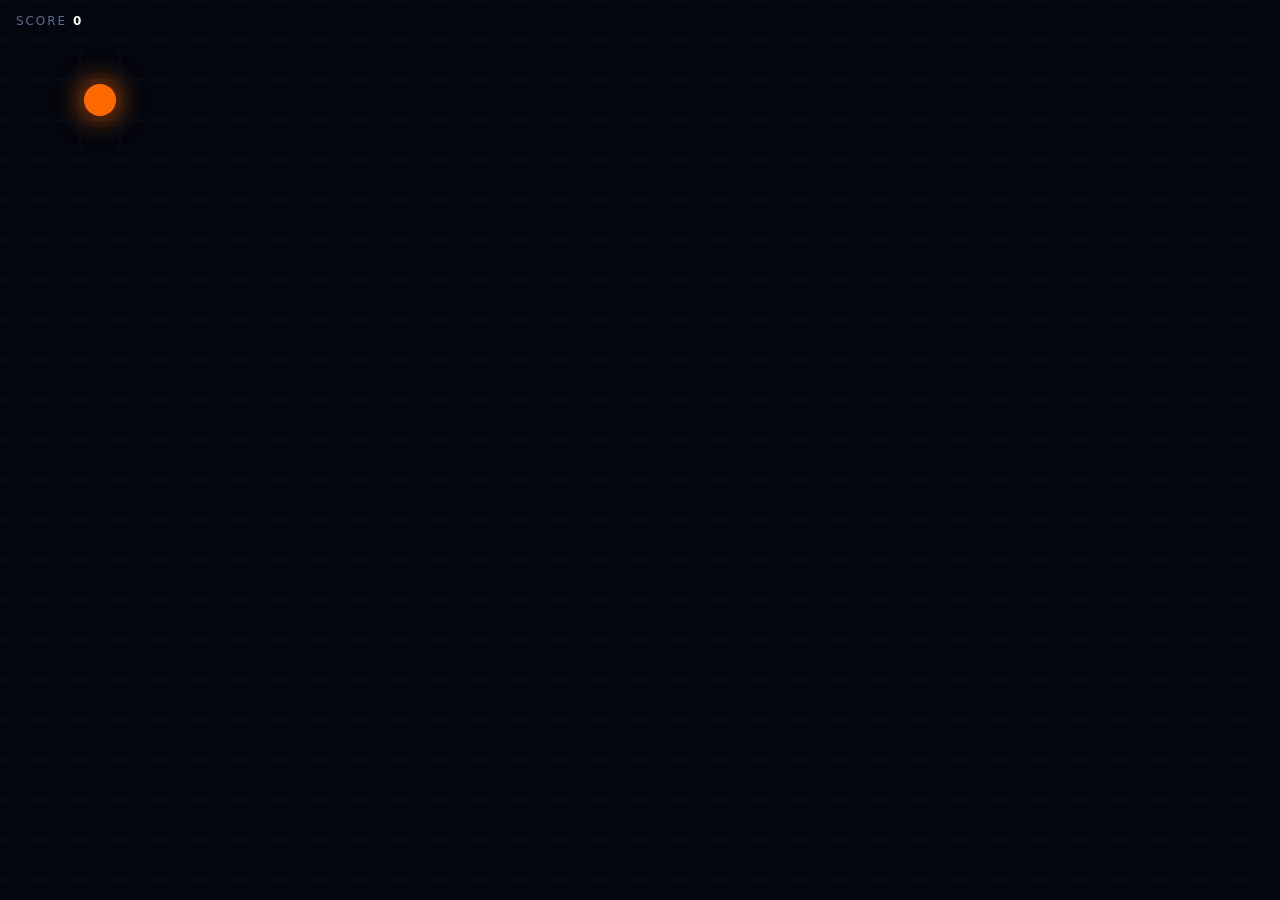
<file: USB-Drive/games/_TEMPLATE/index.html>
<!DOCTYPE html>
<html lang="en">
<head>
<meta charset="utf-8">
<title>My Game</title>
<!--
  SUN TECH UNLIMITED — GAME TEMPLATE
  ----------------------------------
  1. Copy this whole _TEMPLATE folder and rename it after your game
     (lowercase, dashes instead of spaces — for example  laser-maze ).
  2. Build your game in here. Keep index.html as the file that starts it.
     Put images, sounds, and extra scripts in the same folder.
  3. Open the Game Grid and use "Add a game" — it writes your entry into
     games/games.json for you.

  Your game runs in a frame inside the Game Grid. Two rules that matter:
    · Esc is reserved. The Grid uses it to bring the player back to the menu.
    · Size to the frame, not the screen. Use 100% / vw / vh, and listen for
      the resize event, as the starter code below does.
-->
<style>
  * { box-sizing: border-box; }
  html, body {
    margin: 0; height: 100%; overflow: hidden;
    background: #04060D; color: #E9EEFA;
    font-family: 'Chakra Petch', 'Bahnschrift', system-ui, sans-serif;
  }
  canvas { position: absolute; inset: 0; width: 100%; height: 100%; display: block; }
  #hud {
    position: absolute; top: 14px; left: 16px; z-index: 2;
    font-size: 12px; letter-spacing: .16em; text-transform: uppercase; color: #5C6B8C;
  }
  #hud b { color: #fff; margin-left: 6px; font-variant-numeric: tabular-nums; }
</style>
</head>
<body>
<canvas id="c"></canvas>
<div id="hud">Score<b id="score">0</b></div>

<script>
(() => {
'use strict';

const c = document.getElementById('c');
const ctx = c.getContext('2d');
const scoreEl = document.getElementById('score');

/* --- size the canvas to the frame, at the right pixel density ----------- */
let W = 0, H = 0;
function fit() {
  const dpr = Math.min(devicePixelRatio || 1, 2);
  W = c.clientWidth; H = c.clientHeight;
  c.width = W * dpr; c.height = H * dpr;
  ctx.setTransform(dpr, 0, 0, dpr, 0, 0);
}
addEventListener('resize', fit);
fit();

/* --- your game state ---------------------------------------------------- */
const player = { x: 0, y: 0, r: 16, vx: 0, vy: 0 };
let score = 0;
const keys = new Set();

addEventListener('keydown', e => {
  if (e.key === 'Escape') return;          // leave Esc alone — the Grid needs it
  keys.add(e.key.toLowerCase());
  if (['arrowup','arrowdown','arrowleft','arrowright',' '].includes(e.key.toLowerCase())) e.preventDefault();
});
addEventListener('keyup', e => keys.delete(e.key.toLowerCase()));

/* --- update: runs once per frame ---------------------------------------- */
function update() {
  const speed = 0.6, friction = 0.9;
  if (keys.has('arrowleft')  || keys.has('a')) player.vx -= speed;
  if (keys.has('arrowright') || keys.has('d')) player.vx += speed;
  if (keys.has('arrowup')    || keys.has('w')) player.vy -= speed;
  if (keys.has('arrowdown')  || keys.has('s')) player.vy += speed;

  player.vx *= friction; player.vy *= friction;
  player.x += player.vx; player.y += player.vy;

  player.x = Math.max(player.r, Math.min(W - player.r, player.x));
  player.y = Math.max(player.r, Math.min(H - player.r, player.y));
}

/* --- draw: paint the current state -------------------------------------- */
function draw() {
  ctx.fillStyle = '#04060D';
  ctx.fillRect(0, 0, W, H);

  ctx.strokeStyle = 'rgba(34,232,255,.06)';
  ctx.beginPath();
  for (let x = 0; x < W; x += 40) { ctx.moveTo(x, 0); ctx.lineTo(x, H); }
  for (let y = 0; y < H; y += 40) { ctx.moveTo(0, y); ctx.lineTo(W, y); }
  ctx.stroke();

  ctx.beginPath();
  ctx.arc(player.x, player.y, player.r, 0, Math.PI * 2);
  ctx.fillStyle = '#FF6A00';
  ctx.shadowColor = '#FF6A00';
  ctx.shadowBlur = 28;
  ctx.fill();
  ctx.shadowBlur = 0;
}

/* --- the loop ----------------------------------------------------------- */
function loop() {
  requestAnimationFrame(loop);
  update();
  draw();
}

player.x = 100; player.y = 100;
loop();
})();
</script>
</body>
</html>
</file>
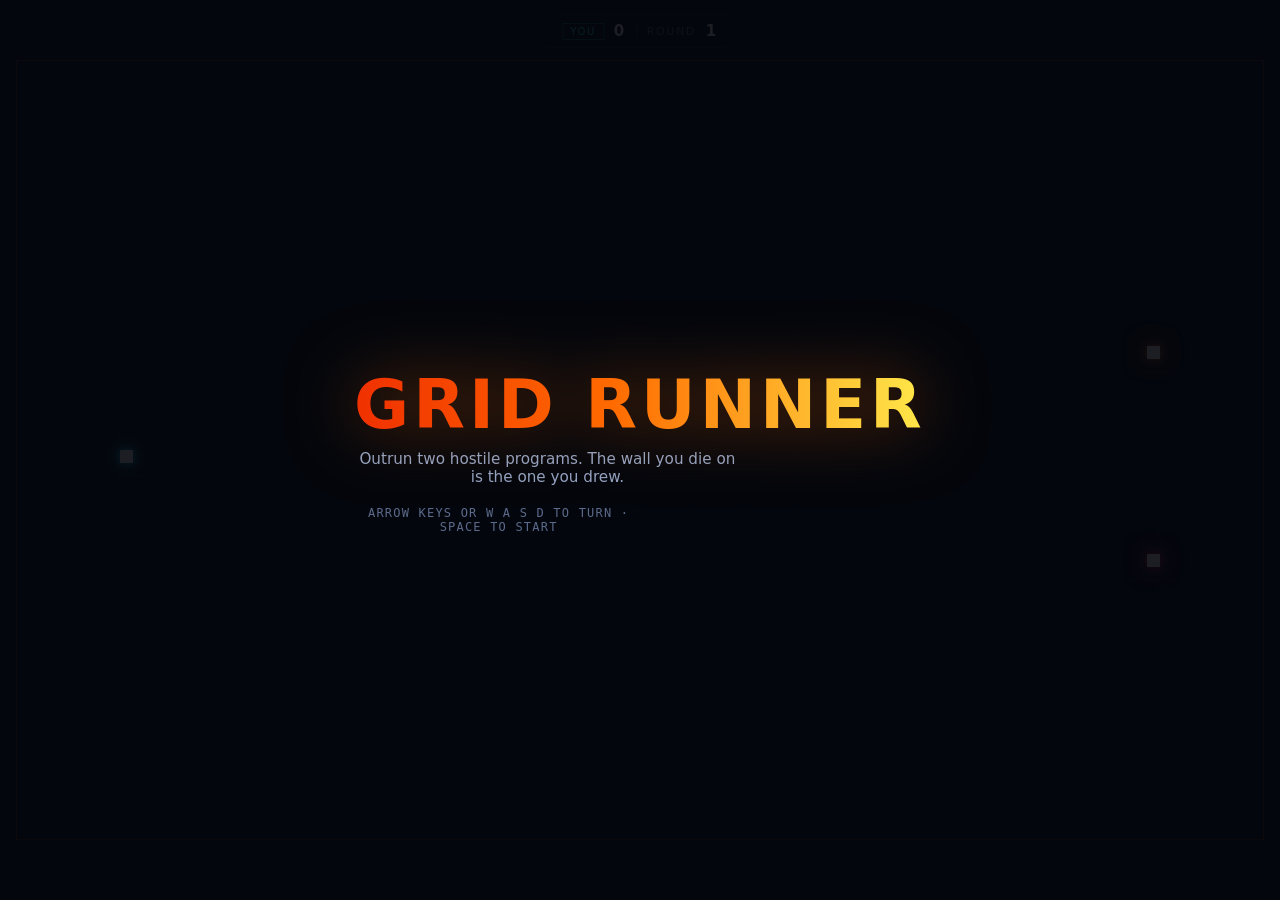
<file: USB-Drive/games/grid-runner/index.html>
<!DOCTYPE html>
<html lang="en">
<head>
<meta charset="utf-8">
<title>Grid Runner</title>
<link rel="stylesheet" href="style.css">
</head>
<body>
<canvas id="c" width="960" height="600"></canvas>
<div id="hud">
  <span class="tag" style="--c:#22E8FF">YOU</span><b id="score">0</b>
  <span class="sep"></span>
  <span class="lbl">Round</span><b id="round">1</b>
</div>
<div id="msg">
  <h1>GRID RUNNER</h1>
  <p>Outrun two hostile programs. The wall you die on is the one you drew.</p>
  <p class="keys">Arrow keys or W A S D to turn · Space to start</p>
</div>
<script src="game.js"></script>
</body>
</html>
</file>
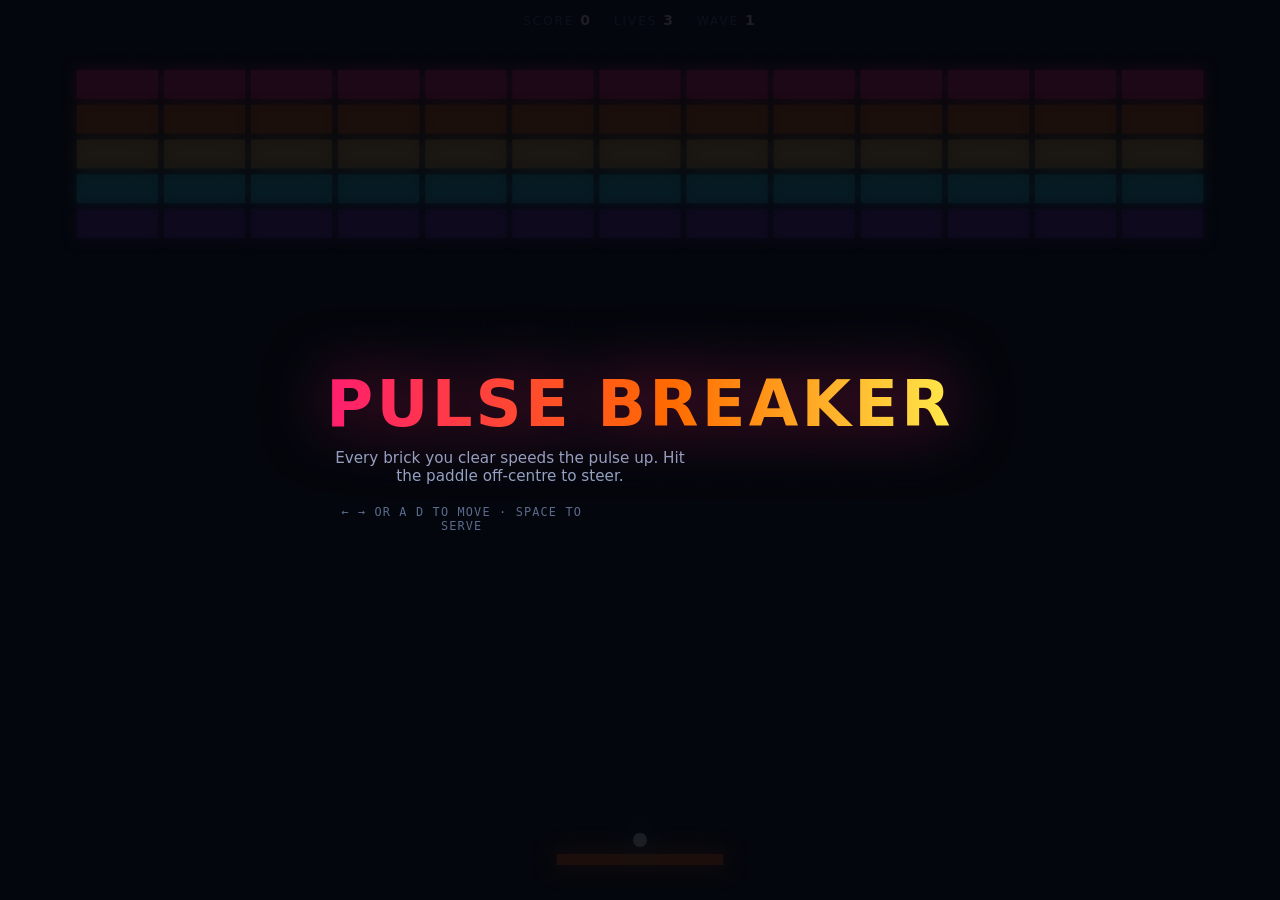
<file: USB-Drive/games/pulse-breaker.html>
<!DOCTYPE html>
<html lang="en">
<head>
<meta charset="utf-8">
<title>Pulse Breaker</title>
<style>
*{box-sizing:border-box}
html,body{margin:0;height:100%;background:#04060D;overflow:hidden;color:#E9EEFA;
  font-family:'Chakra Petch','Bahnschrift',system-ui,sans-serif}
canvas{position:absolute;inset:0;width:100%;height:100%;display:block}
#hud{position:absolute;top:12px;left:0;right:0;display:flex;justify-content:center;gap:22px;
  font-size:12px;letter-spacing:.16em;text-transform:uppercase;color:#5C6B8C;z-index:2;
  pointer-events:none}
#hud b{color:#fff;font-variant-numeric:tabular-nums;margin-left:6px;font-size:14px}
#msg{position:absolute;inset:0;display:grid;place-content:center;text-align:center;gap:8px;
  background:rgba(4,6,13,.9);z-index:3;transition:opacity .3s,visibility .3s}
#msg.hide{opacity:0;visibility:hidden}
#msg h1{margin:0;font-size:clamp(2rem,7vw,4rem);font-weight:700;letter-spacing:.05em;
  background:linear-gradient(90deg,#FF1E6F,#FF6A00 55%,#FFE94A);
  -webkit-background-clip:text;background-clip:text;color:transparent;
  filter:drop-shadow(0 0 32px rgba(255,30,111,.5))}
#msg p{margin:0;color:#93A3C2;max-width:38ch;font-size:.95rem}
#msg .keys{margin-top:12px;font-family:'IBM Plex Mono',monospace;font-size:.74rem;
  letter-spacing:.1em;color:#5C6B8C;text-transform:uppercase}
</style>
</head>
<body>
<canvas id="c"></canvas>
<div id="hud"><span>Score<b id="score">0</b></span><span>Lives<b id="lives">3</b></span><span>Wave<b id="wave">1</b></span></div>
<div id="msg">
  <h1>PULSE BREAKER</h1>
  <p>Every brick you clear speeds the pulse up. Hit the paddle off-centre to steer.</p>
  <p class="keys">← → or A D to move · Space to serve</p>
</div>
<script>
(() => {
'use strict';
const c=document.getElementById('c'),ctx=c.getContext('2d'),msg=document.getElementById('msg');
const scoreEl=document.getElementById('score'),livesEl=document.getElementById('lives'),waveEl=document.getElementById('wave');
let W=0,H=0,dpr=1;
function fit(){dpr=Math.min(devicePixelRatio||1,2);W=c.clientWidth;H=c.clientHeight;
  c.width=W*dpr;c.height=H*dpr;ctx.setTransform(dpr,0,0,dpr,0,0);}
addEventListener('resize',()=>{fit();layout();});

const COLORS=['#FF1E6F','#FF6A00','#FFC24A','#22E8FF','#7A2CC4'];
let bricks=[],paddle,ball,score=0,lives=3,wave=1,running=false,served=false;
let left=false,right=false;

function layout(){
  paddle={w:Math.max(80,W*.13),h:11,x:W/2,y:H-46};
  if(!served&&ball)Object.assign(ball,{x:paddle.x,y:paddle.y-14});
}

function build(){
  bricks=[];
  const cols=Math.max(7,Math.min(13,Math.floor(W/86))),rows=4+Math.min(wave,4);
  const pad=6,mx=W*.06,bw=(W-mx*2-pad*(cols-1))/cols,bh=Math.max(16,H*.032);
  for(let r=0;r<rows;r++)for(let i=0;i<cols;i++)
    bricks.push({x:mx+i*(bw+pad),y:70+r*(bh+pad),w:bw,h:bh,c:COLORS[r%COLORS.length],hp:r<1?2:1});
}

function serve(){
  served=false;
  ball={x:paddle.x,y:paddle.y-14,r:7,vx:0,vy:0,speed:5.2+wave*.5};
}

function launch(){
  served=true;
  const a=(-70+Math.random()*40)*Math.PI/180;
  ball.vx=Math.sin(a)*ball.speed;ball.vy=-Math.abs(Math.cos(a))*ball.speed;
}

function reset(full){
  if(full){score=0;lives=3;wave=1;}
  scoreEl.textContent=score;livesEl.textContent=lives;waveEl.textContent=wave;
  layout();build();serve();
}

function end(t,s){running=false;
  msg.innerHTML=`<h1>${t}</h1><p>${s}</p><p class="keys">Score ${score} · Space to play again · Esc for the grid</p>`;
  msg.classList.remove('hide');}

function step(){
  const sp=Math.max(7,W*.011);
  if(left)paddle.x-=sp; if(right)paddle.x+=sp;
  paddle.x=Math.max(paddle.w/2,Math.min(W-paddle.w/2,paddle.x));

  if(!served){ball.x=paddle.x;ball.y=paddle.y-14;return;}

  ball.x+=ball.vx;ball.y+=ball.vy;
  if(ball.x<ball.r){ball.x=ball.r;ball.vx*=-1;}
  if(ball.x>W-ball.r){ball.x=W-ball.r;ball.vx*=-1;}
  if(ball.y<ball.r){ball.y=ball.r;ball.vy*=-1;}

  if(ball.vy>0&&ball.y+ball.r>=paddle.y&&ball.y-ball.r<paddle.y+paddle.h&&
     Math.abs(ball.x-paddle.x)<paddle.w/2+ball.r){
    const hit=(ball.x-paddle.x)/(paddle.w/2);              // steer by contact point
    const a=hit*Math.PI/3;
    ball.speed=Math.min(ball.speed*1.012,15);
    ball.vx=Math.sin(a)*ball.speed;ball.vy=-Math.cos(a)*ball.speed;
    ball.y=paddle.y-ball.r-1;
  }

  for(let i=bricks.length-1;i>=0;i--){
    const b=bricks[i];
    if(ball.x+ball.r<b.x||ball.x-ball.r>b.x+b.w||ball.y+ball.r<b.y||ball.y-ball.r>b.y+b.h)continue;
    const ox=Math.min(ball.x+ball.r-b.x,b.x+b.w-(ball.x-ball.r));
    const oy=Math.min(ball.y+ball.r-b.y,b.y+b.h-(ball.y-ball.r));
    if(ox<oy)ball.vx*=-1;else ball.vy*=-1;
    b.hp--;score+=10;
    if(b.hp<=0)bricks.splice(i,1);
    ball.speed=Math.min(ball.speed*1.006,15);
    scoreEl.textContent=score;
    break;
  }

  if(!bricks.length){wave++;waveEl.textContent=wave;score+=100;build();serve();return;}

  if(ball.y-ball.r>H){
    lives--;livesEl.textContent=lives;
    if(lives<=0)return end('SIGNAL LOST','The pulse got past you.');
    serve();
  }
}

function draw(){
  ctx.fillStyle='#04060D';ctx.fillRect(0,0,W,H);
  ctx.strokeStyle='rgba(34,232,255,.05)';ctx.lineWidth=1;ctx.beginPath();
  for(let x=0;x<W;x+=44){ctx.moveTo(x,0);ctx.lineTo(x,H);}
  for(let y=0;y<H;y+=44){ctx.moveTo(0,y);ctx.lineTo(W,y);}
  ctx.stroke();

  for(const b of bricks){
    ctx.fillStyle=b.c;ctx.shadowColor=b.c;ctx.shadowBlur=14;
    ctx.globalAlpha=b.hp>1?1:.78;
    ctx.fillRect(b.x,b.y,b.w,b.h);
    ctx.globalAlpha=1;
  }
  ctx.shadowBlur=0;

  ctx.fillStyle='#FF6A00';ctx.shadowColor='#FF6A00';ctx.shadowBlur=22;
  ctx.fillRect(paddle.x-paddle.w/2,paddle.y,paddle.w,paddle.h);

  ctx.beginPath();ctx.arc(ball.x,ball.y,ball.r,0,7);
  ctx.fillStyle='#fff';ctx.shadowColor='#22E8FF';ctx.shadowBlur=26;ctx.fill();
  ctx.shadowBlur=0;
}

function loop(){requestAnimationFrame(loop);if(running)step();if(ball)draw();}

addEventListener('keydown',e=>{
  if(e.key==='ArrowLeft'||e.key==='a'||e.key==='A'){left=true;e.preventDefault();}
  if(e.key==='ArrowRight'||e.key==='d'||e.key==='D'){right=true;e.preventDefault();}
  if(e.key===' '){e.preventDefault();
    if(!running){reset(true);msg.classList.add('hide');running=true;}
    else if(!served)launch();}
});
addEventListener('keyup',e=>{
  if(e.key==='ArrowLeft'||e.key==='a'||e.key==='A')left=false;
  if(e.key==='ArrowRight'||e.key==='d'||e.key==='D')right=false;
});
addEventListener('mousemove',e=>{if(running&&paddle)paddle.x=e.clientX;});

fit();reset(true);loop();
})();
</script>
</body>
</html>
</file>
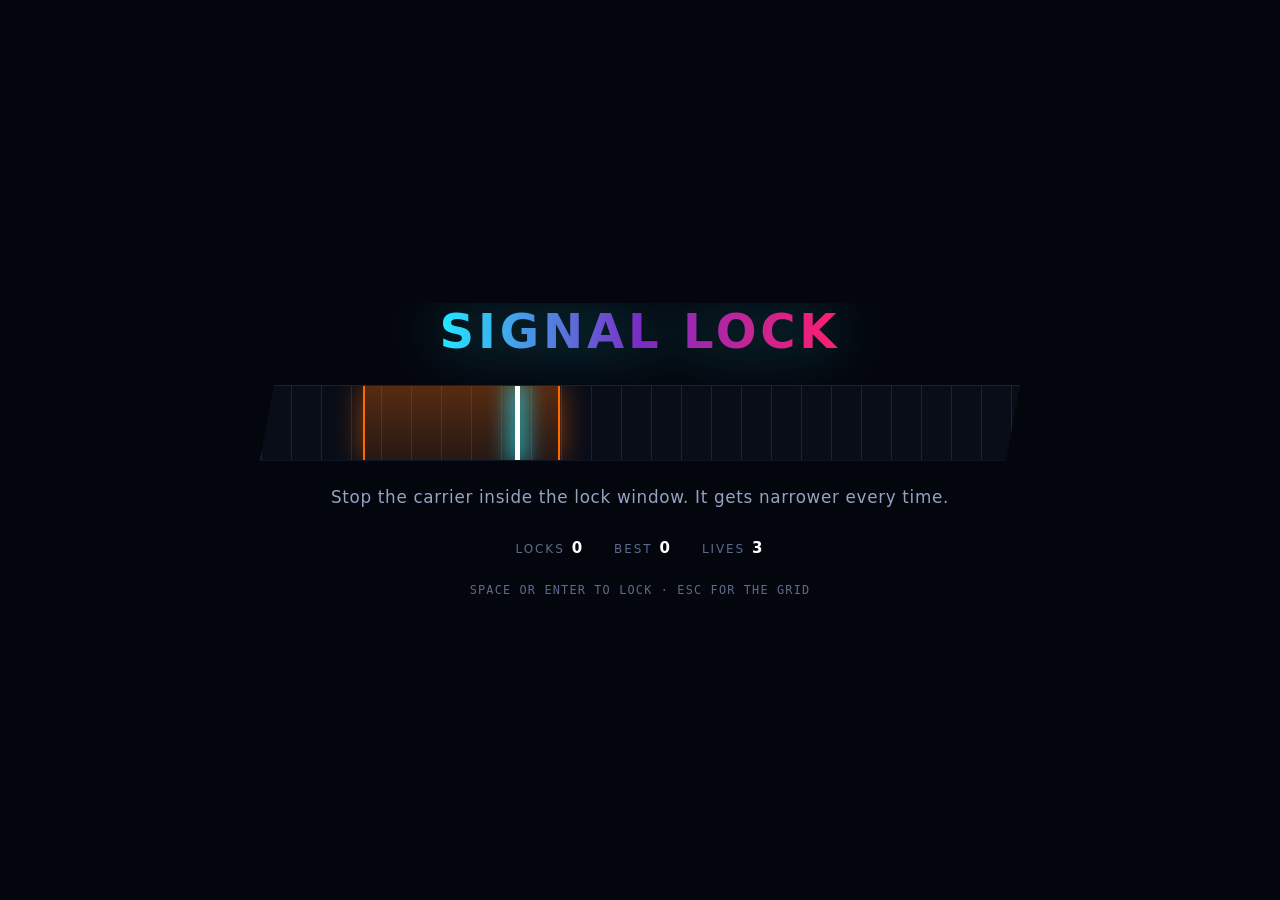
<file: USB-Drive/games/signal-lock.html>
<!DOCTYPE html>
<html lang="en">
<head>
<meta charset="utf-8">
<title>Signal Lock</title>
<style>
*{box-sizing:border-box}
html,body{margin:0;height:100%;background:#04060D;overflow:hidden;color:#E9EEFA;
  font-family:'Chakra Petch','Bahnschrift',system-ui,sans-serif;
  display:grid;place-content:center;text-align:center}
#wrap{width:min(760px,90vw);display:flex;flex-direction:column;gap:26px;align-items:center}
h1{margin:0;font-size:clamp(1.6rem,5vw,3rem);font-weight:700;letter-spacing:.08em;
  background:linear-gradient(90deg,#22E8FF,#7A2CC4 50%,#FF1E6F);
  -webkit-background-clip:text;background-clip:text;color:transparent;
  filter:drop-shadow(0 0 30px rgba(34,232,255,.45))}
#track{position:relative;width:100%;height:76px;background:#080D18;border:1px solid #17203A;
  overflow:hidden;clip-path:polygon(14px 0,100% 0,calc(100% - 14px) 100%,0 100%)}
#zone{position:absolute;top:0;bottom:0;background:linear-gradient(180deg,rgba(255,106,0,.32),rgba(255,106,0,.12));
  border-left:2px solid #FF6A00;border-right:2px solid #FF6A00;box-shadow:0 0 30px rgba(255,106,0,.55)}
#core{position:absolute;top:0;bottom:0;width:5px;background:#fff;box-shadow:0 0 22px 4px #22E8FF}
#ticks{position:absolute;inset:0;background:repeating-linear-gradient(90deg,rgba(34,232,255,.14) 0 1px,transparent 1px 30px)}
#stats{display:flex;gap:30px;font-size:12px;letter-spacing:.16em;text-transform:uppercase;color:#5C6B8C}
#stats b{color:#fff;margin-left:7px;font-size:15px;font-variant-numeric:tabular-nums}
#say{margin:0;min-height:1.6em;font-size:1.05rem;color:#93A3C2;letter-spacing:.04em}
.keys{margin:0;font-family:'IBM Plex Mono',monospace;font-size:.74rem;letter-spacing:.1em;
  color:#5C6B8C;text-transform:uppercase}
.flash{animation:f .3s}@keyframes f{0%{filter:brightness(2.4)}100%{filter:none}}
</style>
</head>
<body>
<div id="wrap">
  <h1>SIGNAL LOCK</h1>
  <div id="track"><div id="ticks"></div><div id="zone"></div><div id="core"></div></div>
  <p id="say">Stop the carrier inside the lock window. It gets narrower every time.</p>
  <div id="stats"><span>Locks<b id="locks">0</b></span><span>Best<b id="best">0</b></span><span>Lives<b id="lives">3</b></span></div>
  <p class="keys">Space or Enter to lock · Esc for the grid</p>
</div>
<script>
(() => {
'use strict';
const track=document.getElementById('track'),zone=document.getElementById('zone'),core=document.getElementById('core');
const say=document.getElementById('say'),locksEl=document.getElementById('locks'),bestEl=document.getElementById('best'),livesEl=document.getElementById('lives');

let pos=0,dir=1,speed=.55,width=26,locks=0,lives=3,best=Number(localStorage.getItem('sl-best')||0),zoneX=40,running=true;
bestEl.textContent=best;

function place(){
  const w=track.clientWidth;
  zoneX=10+Math.random()*(80-width-20);      // percentages
  zone.style.left=zoneX+'%';
  zone.style.width=width+'%';
}

function frame(){
  requestAnimationFrame(frame);
  if(!running)return;
  pos+=dir*speed;
  if(pos>=100){pos=100;dir=-1;}
  if(pos<=0){pos=0;dir=1;}
  core.style.left=pos+'%';
}
requestAnimationFrame(frame);

function attempt(){
  if(!running){restart();return;}
  const inside=pos>=zoneX&&pos<=zoneX+width;
  track.classList.remove('flash');void track.offsetWidth;track.classList.add('flash');
  if(inside){
    locks++;locksEl.textContent=locks;
    if(locks>best){best=locks;bestEl.textContent=best;
      try{localStorage.setItem('sl-best',best);}catch{}}
    const centre=Math.abs(pos-(zoneX+width/2))/(width/2);
    say.textContent=centre<.18?'Dead centre. Clean lock.':centre<.6?'Locked.':'Locked, barely.';
    width=Math.max(5,width*.9);
    speed=Math.min(speed*1.09,2.4);
    place();
  }else{
    lives--;livesEl.textContent=Math.max(lives,0);
    say.textContent=lives>0?'Missed. Carrier drifted.':'';
    if(lives<=0){
      running=false;
      say.innerHTML=`<strong style="color:#FF1E6F">Signal lost at ${locks} lock${locks===1?'':'s'}.</strong> Press Space to try again.`;
    }
  }
}

function restart(){
  pos=0;dir=1;speed=.55;width=26;locks=0;lives=3;running=true;
  locksEl.textContent=0;livesEl.textContent=3;
  say.textContent='Stop the carrier inside the lock window. It gets narrower every time.';
  place();
}

addEventListener('keydown',e=>{
  if(e.key===' '||e.key==='Enter'){e.preventDefault();attempt();}
});
addEventListener('pointerdown',attempt);
addEventListener('resize',place);
place();
})();
</script>
</body>
</html>
</file>
<file: USB-Drive/games/grid-runner/style.css>
*{box-sizing:border-box}
html,body{margin:0;height:100%;background:#04060D;overflow:hidden;
  font-family:'Chakra Petch','Bahnschrift',system-ui,sans-serif;color:#E9EEFA}
canvas{position:absolute;inset:0;width:100%;height:100%;display:block;
  image-rendering:pixelated;background:#04060D}
#hud{position:absolute;top:14px;left:50%;transform:translateX(-50%);
  display:flex;align-items:center;gap:10px;padding:7px 16px;
  background:rgba(8,13,24,.8);border:1px solid #17203A;
  clip-path:polygon(9px 0,100% 0,calc(100% - 9px) 100%,0 100%);
  font-size:13px;letter-spacing:.12em;text-transform:uppercase;z-index:2}
#hud b{font-variant-numeric:tabular-nums;color:#fff;font-size:15px}
#hud .lbl{color:#5C6B8C;font-size:11px}
#hud .sep{width:1px;height:14px;background:#22304F}
.tag{font-size:10px;letter-spacing:.16em;padding:2px 7px;color:var(--c);
  border:1px solid color-mix(in srgb,var(--c) 40%,transparent)}
#msg{position:absolute;inset:0;display:grid;place-content:center;text-align:center;
  gap:6px;background:rgba(4,6,13,.9);z-index:3;transition:opacity .3s,visibility .3s}
#msg.hide{opacity:0;visibility:hidden}
#msg h1{margin:0;font-size:clamp(2rem,7vw,4.2rem);font-weight:700;letter-spacing:.06em;
  background:linear-gradient(90deg,#F03000,#FF6A00 45%,#FFE94A);
  -webkit-background-clip:text;background-clip:text;color:transparent;
  filter:drop-shadow(0 0 34px rgba(255,106,0,.5))}
#msg p{margin:0;color:#93A3C2;font-size:.95rem;max-width:40ch}
#msg .keys{margin-top:14px;font-family:'IBM Plex Mono',monospace;font-size:.75rem;
  letter-spacing:.1em;color:#5C6B8C;text-transform:uppercase}
</file>
